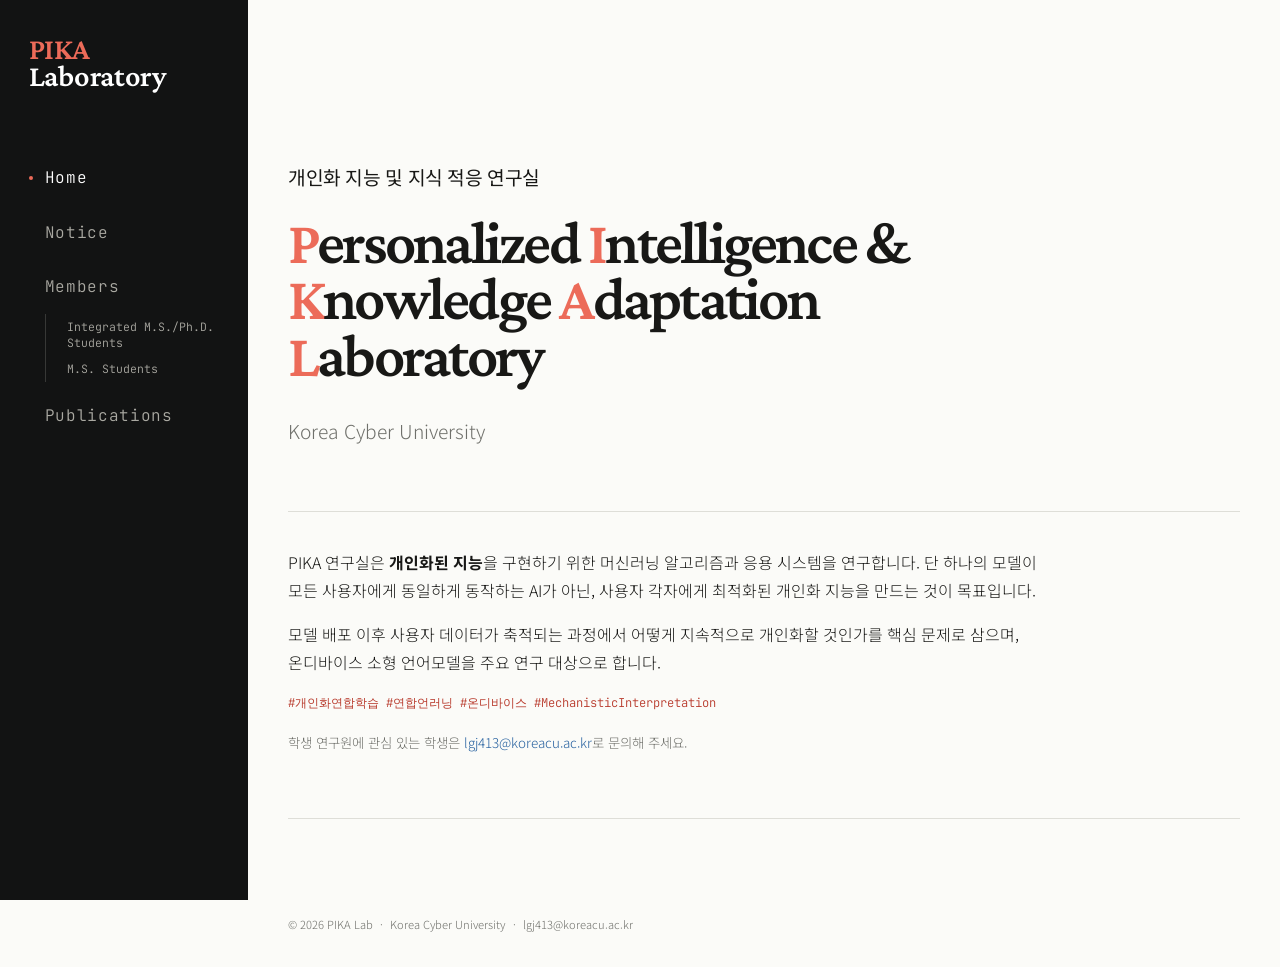
<file: index.html>
<!DOCTYPE html>
<html lang="ko">
<head>
  <meta charset="UTF-8">
  <meta name="viewport" content="width=device-width, initial-scale=1.0">
  <meta name="description" content="고려사이버대학교 개인화 지능 및 지식 적응 연구실">
  <title>PIKA Lab | 이규정 교수 · 고려사이버대학교</title>
  <link rel="preconnect" href="https://fonts.googleapis.com">
  <link rel="preconnect" href="https://fonts.gstatic.com" crossorigin>
  <link href="https://fonts.googleapis.com/css2?family=Crimson+Pro:wght@400;500;600&family=JetBrains+Mono:wght@400;500&family=Noto+Sans+KR:wght@300;400;500&display=swap" rel="stylesheet">
  <link rel="stylesheet" href="/assets/css/style.css">
</head>
<body>
  <button class="menu-button" type="button" aria-label="메뉴 열기" aria-expanded="false">☰</button>
  <div class="nav-scrim" aria-hidden="true"></div>
  <aside class="sidebar">
    <div>
      <a class="brand" href="/"><span class="brand-mark">PIKA</span><span>Laboratory</span></a>
    </div>
    <nav class="site-nav" aria-label="주요 메뉴">
      <ul>
        <li><a href="/" aria-current="page">Home</a></li>
        <li><a href="/notice/">Notice</a></li>
        <li><a href="/members/">Members</a><ul class="subnav"><li><a href="/members/integrated-m-s-ph-d-students/">Integrated M.S./Ph.D. Students</a></li><li><a href="/members/m-s-students/">M.S. Students</a></li></ul></li>
        <li><a href="/publications/">Publications</a></li>
      </ul>
    </nav>
  </aside>
  <div class="page-shell">
    <main class="page-content">
      <section class="home-hero">
        <div class="hero-inner">
          <p class="hero-ko">개인화 지능 및 지식 적응 연구실</p>
          <h1 class="hero-title"><span><span class="accent">P</span>ersonalized <span class="accent">I</span>ntelligence &amp;</span><span><span class="accent">K</span>nowledge <span class="accent">A</span>daptation</span><span><span class="accent">L</span>aboratory</span></h1>
          <p class="hero-univ">Korea Cyber University</p>
        </div>
      </section>
      <section class="home-intro">
        <div class="lead">
          <p>PIKA 연구실은 <strong>개인화된 지능</strong>을 구현하기 위한 머신러닝 알고리즘과 응용 시스템을 연구합니다. 단 하나의 모델이 모든 사용자에게 동일하게 동작하는 AI가 아닌, 사용자 각자에게 최적화된 개인화 지능을 만드는 것이 목표입니다.</p>
          <p>모델 배포 이후 사용자 데이터가 축적되는 과정에서 어떻게 지속적으로 개인화할 것인가를 핵심 문제로 삼으며,<br>온디바이스 소형 언어모델을 주요 연구 대상으로 합니다.</p>
          <p class="home-tags">#개인화연합학습 #연합언러닝 #온디바이스 #MechanisticInterpretation</p>
          <p class="home-recruiting">학생 연구원에 관심 있는 학생은 <a href="mailto:lgj413@koreacu.ac.kr">lgj413@koreacu.ac.kr</a>로 문의해 주세요.</p>
        </div>
      </section>
    </main>
    <footer class="site-footer"><span>© 2026 PIKA Lab</span><span aria-hidden="true">·</span><span>Korea Cyber University</span><span aria-hidden="true">·</span><a href="mailto:lgj413@koreacu.ac.kr">lgj413@koreacu.ac.kr</a></footer>
  </div>
  <script src="/assets/js/site.js"></script>
</body>
</html>
</file>
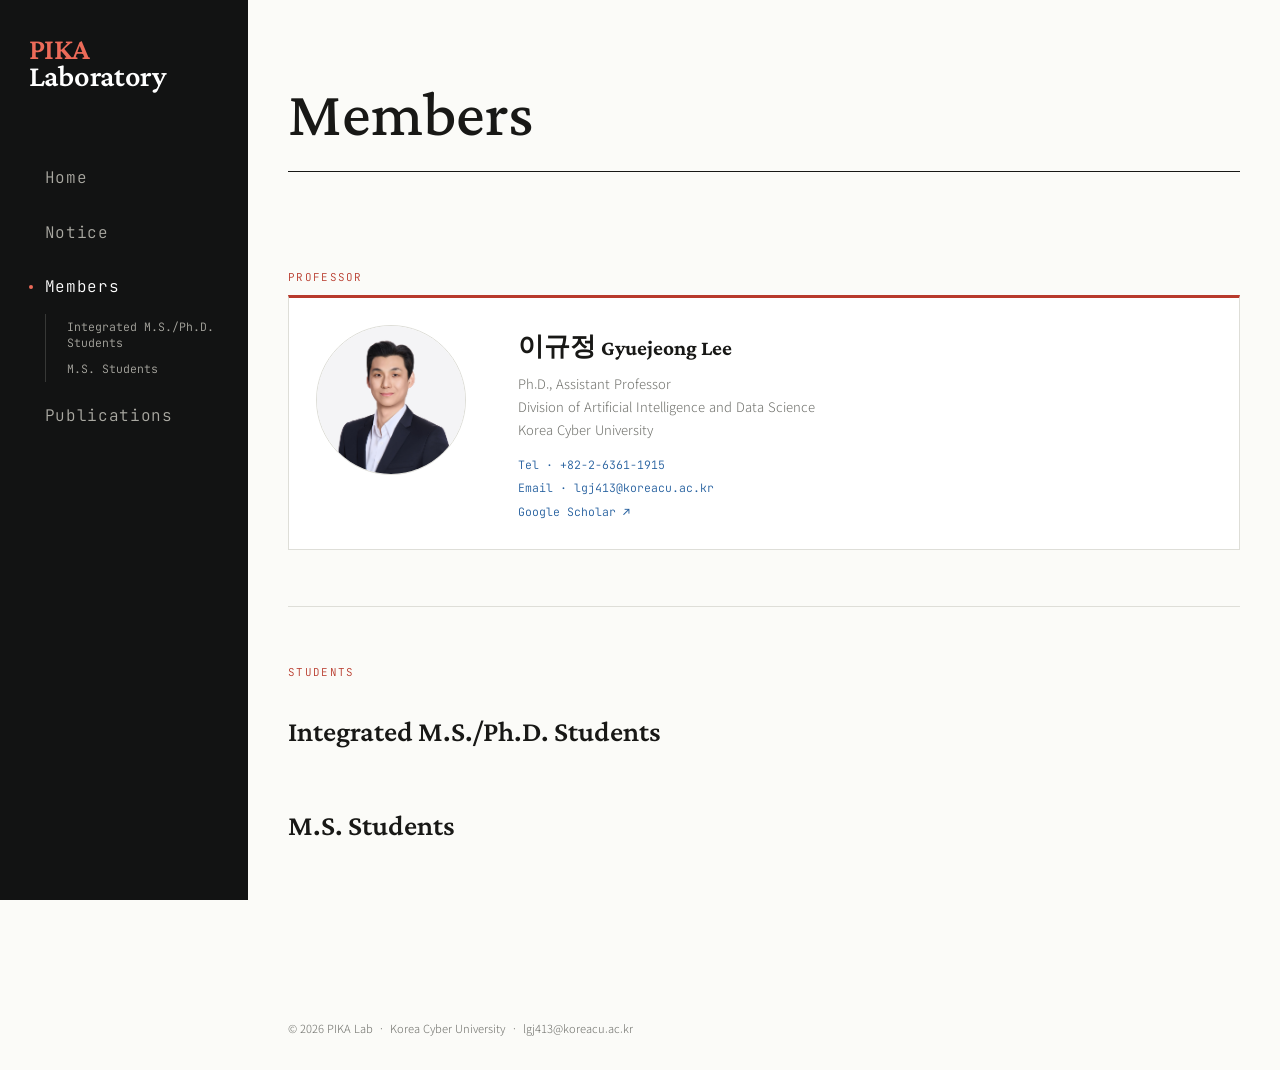
<file: members/index.html>
<!DOCTYPE html>
<html lang="ko">
<head>
  <meta charset="UTF-8"><meta name="viewport" content="width=device-width, initial-scale=1.0">
  <meta name="description" content="PIKA Lab 구성원"><title>Members · PIKA Lab</title>
  <link rel="preconnect" href="https://fonts.googleapis.com"><link rel="preconnect" href="https://fonts.gstatic.com" crossorigin>
  <link href="https://fonts.googleapis.com/css2?family=Crimson+Pro:wght@400;500;600&family=JetBrains+Mono:wght@400;500&family=Noto+Sans+KR:wght@300;400;500&display=swap" rel="stylesheet"><link rel="stylesheet" href="/assets/css/style.css">
</head>
<body>
  <button class="menu-button" type="button" aria-label="메뉴 열기" aria-expanded="false">☰</button><div class="nav-scrim" aria-hidden="true"></div>
  <aside class="sidebar"><div><a class="brand" href="/"><span class="brand-mark">PIKA</span><span>Laboratory</span></a></div><nav class="site-nav" aria-label="주요 메뉴"><ul><li><a href="/">Home</a></li><li><a href="/notice/">Notice</a></li><li><a href="/members/" aria-current="page">Members</a><ul class="subnav"><li><a href="/members/integrated-m-s-ph-d-students/">Integrated M.S./Ph.D. Students</a></li><li><a href="/members/m-s-students/">M.S. Students</a></li></ul></li><li><a href="/publications/">Publications</a></li></ul></nav></aside>
  <div class="page-shell"><main class="page-content">
    <header class="page-header"><h1>Members</h1></header>
    <div class="page-rule" aria-hidden="true"></div>
    <section class="section" aria-labelledby="professor-title"><p class="eyebrow">Professor</p><article class="professor-card"><img class="professor-photo" src="/assets/Prof.jpeg" alt="이규정 교수"><div><h2 id="professor-title" class="professor-name">이규정 <small>Gyuejeong Lee</small></h2><p class="professor-role">Ph.D., Assistant Professor<br>Division of Artificial Intelligence and Data Science<br>Korea Cyber University</p><div class="contact-list"><a href="tel:+82-2-6361-1915">Tel · +82-2-6361-1915</a><a href="mailto:lgj413@koreacu.ac.kr">Email · lgj413@koreacu.ac.kr</a><a href="https://scholar.google.com/citations?user=N2N5IMoAAAAJ&amp;hl=ko" target="_blank" rel="noopener noreferrer">Google Scholar ↗</a></div></div></article></section>
    <section class="section" aria-labelledby="students-title"><p id="students-title" class="eyebrow">Students</p><div class="member-category-list">
      <a class="member-category-link" href="/members/integrated-m-s-ph-d-students/">Integrated M.S./Ph.D. Students</a>
      <a class="member-category-link" href="/members/m-s-students/">M.S. Students</a>
    </div></section>
  </main><footer class="site-footer"><span>© 2026 PIKA Lab</span><span aria-hidden="true">·</span><span>Korea Cyber University</span><span aria-hidden="true">·</span><a href="mailto:lgj413@koreacu.ac.kr">lgj413@koreacu.ac.kr</a></footer></div>
  <script src="/assets/js/site.js"></script>
</body>
</html>
</file>
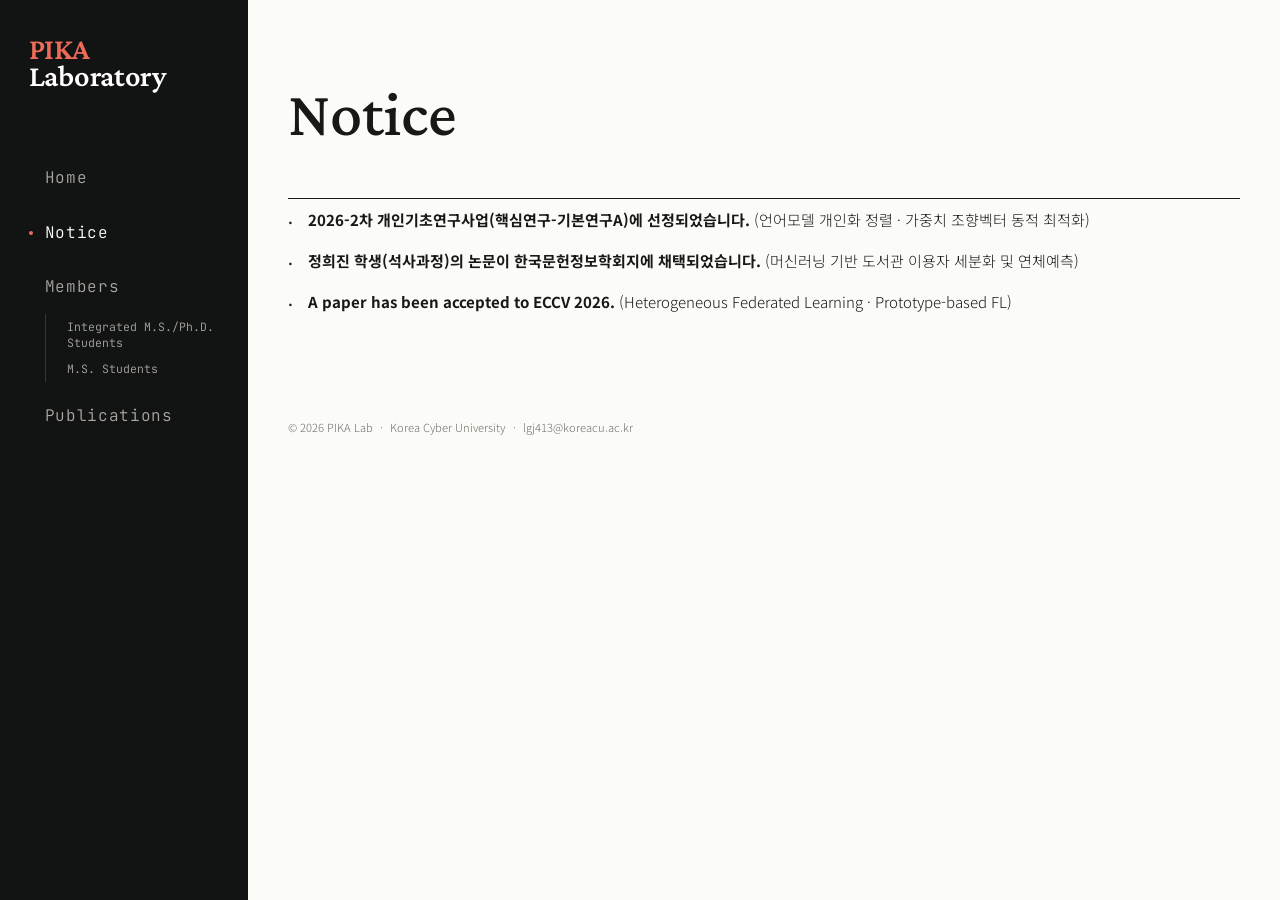
<file: notice/index.html>
<!DOCTYPE html>
<html lang="ko">
<head>
  <meta charset="UTF-8"><meta name="viewport" content="width=device-width, initial-scale=1.0">
  <meta name="description" content="PIKA Lab 공지사항"><title>Notice · PIKA Lab</title>
  <link rel="preconnect" href="https://fonts.googleapis.com"><link rel="preconnect" href="https://fonts.gstatic.com" crossorigin>
  <link href="https://fonts.googleapis.com/css2?family=Crimson+Pro:wght@400;500;600&family=JetBrains+Mono:wght@400;500&family=Noto+Sans+KR:wght@300;400;500&display=swap" rel="stylesheet"><link rel="stylesheet" href="/assets/css/style.css">
</head>
<body>
  <button class="menu-button" type="button" aria-label="메뉴 열기" aria-expanded="false">☰</button><div class="nav-scrim" aria-hidden="true"></div>
  <aside class="sidebar"><div><a class="brand" href="/"><span class="brand-mark">PIKA</span><span>Laboratory</span></a></div><nav class="site-nav" aria-label="주요 메뉴"><ul><li><a href="/">Home</a></li><li><a href="/notice/" aria-current="page">Notice</a></li><li><a href="/members/">Members</a><ul class="subnav"><li><a href="/members/integrated-m-s-ph-d-students/">Integrated M.S./Ph.D. Students</a></li><li><a href="/members/m-s-students/">M.S. Students</a></li></ul></li><li><a href="/publications/">Publications</a></li></ul></nav></aside>
  <div class="page-shell"><main class="page-content">
    <header class="page-header"><h1>Notice</h1></header>
    <div class="notice-list">
      <article class="notice-item"><p><strong>2026-2차 개인기초연구사업(핵심연구-기본연구A)에 선정되었습니다.</strong> (언어모델 개인화 정렬 · 가중치 조향벡터 동적 최적화)</p></article>
      <article class="notice-item"><p><strong>정희진 학생(석사과정)의 논문이 한국문헌정보학회지에 채택되었습니다.</strong> (머신러닝 기반 도서관 이용자 세분화 및 연체예측)</p></article>
      <article class="notice-item"><p><strong>A paper has been accepted to ECCV 2026.</strong> (Heterogeneous Federated Learning · Prototype-based FL)</p></article>
    </div>
  </main><footer class="site-footer"><span>© 2026 PIKA Lab</span><span aria-hidden="true">·</span><span>Korea Cyber University</span><span aria-hidden="true">·</span><a href="mailto:lgj413@koreacu.ac.kr">lgj413@koreacu.ac.kr</a></footer></div>
  <script src="/assets/js/site.js"></script>
</body>
</html>
</file>
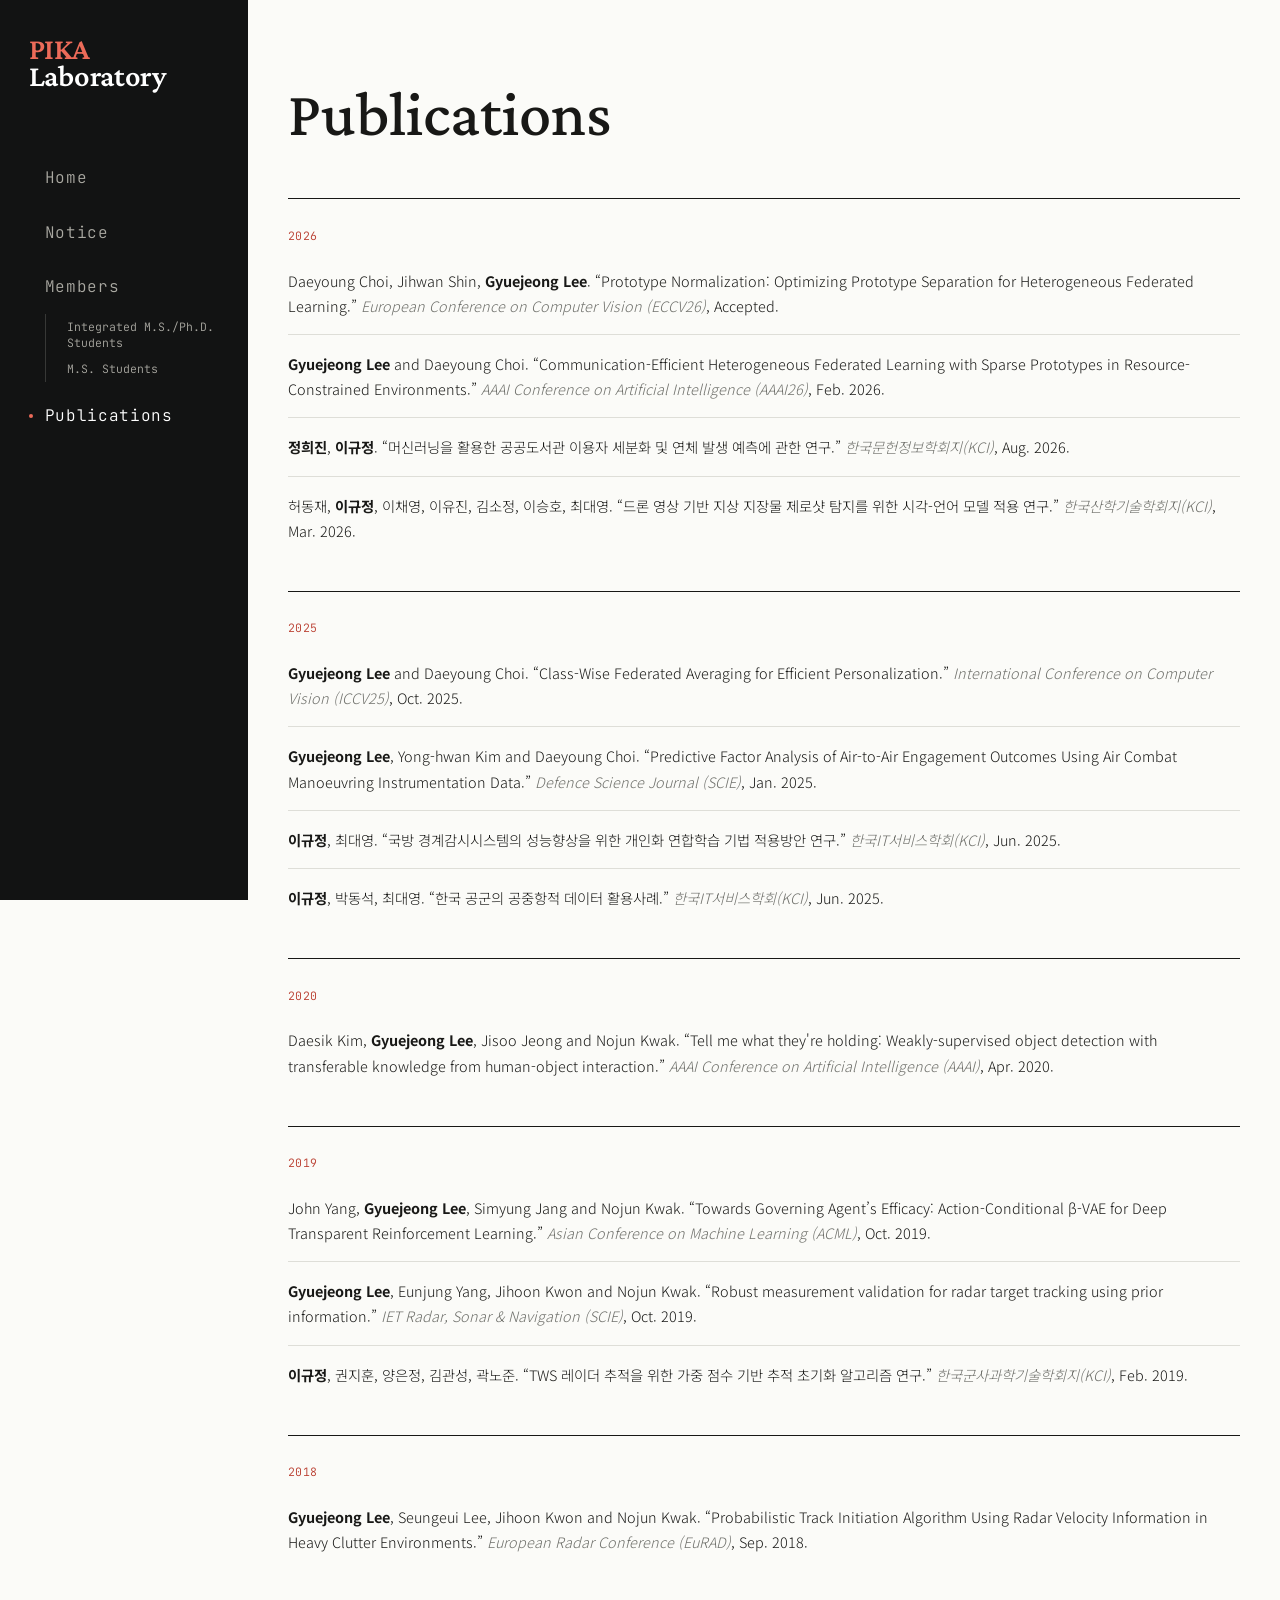
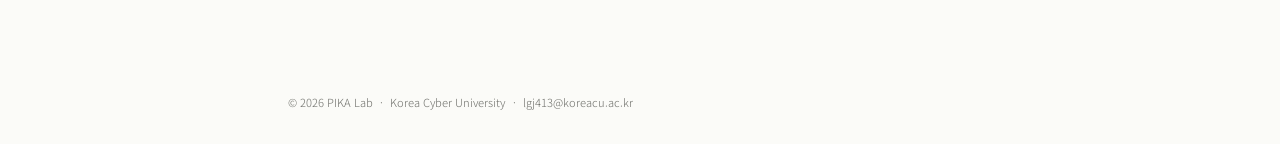
<file: publications/index.html>
<!DOCTYPE html>
<html lang="ko">
<head>
  <meta charset="UTF-8"><meta name="viewport" content="width=device-width, initial-scale=1.0">
  <meta name="description" content="PIKA Lab 논문 및 프로젝트"><title>Publications · PIKA Lab</title>
  <link rel="preconnect" href="https://fonts.googleapis.com"><link rel="preconnect" href="https://fonts.gstatic.com" crossorigin>
  <link href="https://fonts.googleapis.com/css2?family=Crimson+Pro:wght@400;500;600&family=JetBrains+Mono:wght@400;500&family=Noto+Sans+KR:wght@300;400;500&display=swap" rel="stylesheet"><link rel="stylesheet" href="/assets/css/style.css">
</head>
<body>
  <button class="menu-button" type="button" aria-label="메뉴 열기" aria-expanded="false">☰</button><div class="nav-scrim" aria-hidden="true"></div>
  <aside class="sidebar"><div><a class="brand" href="/"><span class="brand-mark">PIKA</span><span>Laboratory</span></a></div><nav class="site-nav" aria-label="주요 메뉴"><ul><li><a href="/">Home</a></li><li><a href="/notice/">Notice</a></li><li><a href="/members/">Members</a><ul class="subnav"><li><a href="/members/integrated-m-s-ph-d-students/">Integrated M.S./Ph.D. Students</a></li><li><a href="/members/m-s-students/">M.S. Students</a></li></ul></li><li><a href="/publications/" aria-current="page">Publications</a></li></ul></nav></aside>
  <div class="page-shell"><main class="page-content">
    <header class="page-header"><h1>Publications</h1></header>

    <section class="publication-section" aria-labelledby="papers-2026"><div class="publication-section-header"><div id="papers-2026" class="publication-label">2026</div></div><div class="publication-list">
      <article class="publication-item">Daeyoung Choi, Jihwan Shin, <strong>Gyuejeong Lee</strong>. “Prototype Normalization: Optimizing Prototype Separation for Heterogeneous Federated Learning.” <em>European Conference on Computer Vision (ECCV26)</em>, Accepted.</article>
      <article class="publication-item"><strong>Gyuejeong Lee</strong> and Daeyoung Choi. “Communication-Efficient Heterogeneous Federated Learning with Sparse Prototypes in Resource-Constrained Environments.” <em>AAAI Conference on Artificial Intelligence (AAAI26)</em>, Feb. 2026.</article>
      <article class="publication-item"><strong>정희진</strong>, <strong>이규정</strong>. “머신러닝을 활용한 공공도서관 이용자 세분화 및 연체 발생 예측에 관한 연구.” <em>한국문헌정보학회지(KCI)</em>, Aug. 2026.</article>
      <article class="publication-item">허동재, <strong>이규정</strong>, 이채영, 이유진, 김소정, 이승호, 최대영. “드론 영상 기반 지상 지장물 제로샷 탐지를 위한 시각-언어 모델 적용 연구.” <em>한국산학기술학회지(KCI)</em>, Mar. 2026.</article>
    </div></section>

    <section class="publication-section" aria-labelledby="papers-2025"><div class="publication-section-header"><div id="papers-2025" class="publication-label">2025</div></div><div class="publication-list">
      <article class="publication-item"><strong>Gyuejeong Lee</strong> and Daeyoung Choi. “Class-Wise Federated Averaging for Efficient Personalization.” <em>International Conference on Computer Vision (ICCV25)</em>, Oct. 2025.</article>
      <article class="publication-item"><strong>Gyuejeong Lee</strong>, Yong-hwan Kim and Daeyoung Choi. “Predictive Factor Analysis of Air-to-Air Engagement Outcomes Using Air Combat Manoeuvring Instrumentation Data.” <em>Defence Science Journal (SCIE)</em>, Jan. 2025.</article>
      <article class="publication-item"><strong>이규정</strong>, 최대영. “국방 경계감시시스템의 성능향상을 위한 개인화 연합학습 기법 적용방안 연구.” <em>한국IT서비스학회(KCI)</em>, Jun. 2025.</article>
      <article class="publication-item"><strong>이규정</strong>, 박동석, 최대영. “한국 공군의 공중항적 데이터 활용사례.” <em>한국IT서비스학회(KCI)</em>, Jun. 2025.</article>
    </div></section>

    <section class="publication-section" aria-labelledby="papers-2020"><div class="publication-section-header"><div id="papers-2020" class="publication-label">2020</div></div><div class="publication-list">
      <article class="publication-item">Daesik Kim, <strong>Gyuejeong Lee</strong>, Jisoo Jeong and Nojun Kwak. “Tell me what they're holding: Weakly-supervised object detection with transferable knowledge from human-object interaction.” <em>AAAI Conference on Artificial Intelligence (AAAI)</em>, Apr. 2020.</article>
    </div></section>

    <section class="publication-section" aria-labelledby="papers-2019"><div class="publication-section-header"><div id="papers-2019" class="publication-label">2019</div></div><div class="publication-list">
      <article class="publication-item">John Yang, <strong>Gyuejeong Lee</strong>, Simyung Jang and Nojun Kwak. “Towards Governing Agent’s Efficacy: Action-Conditional β-VAE for Deep Transparent Reinforcement Learning.” <em>Asian Conference on Machine Learning (ACML)</em>, Oct. 2019.</article>
      <article class="publication-item"><strong>Gyuejeong Lee</strong>, Eunjung Yang, Jihoon Kwon and Nojun Kwak. “Robust measurement validation for radar target tracking using prior information.” <em>IET Radar, Sonar &amp; Navigation (SCIE)</em>, Oct. 2019.</article>
      <article class="publication-item"><strong>이규정</strong>, 권지훈, 양은정, 김관성, 곽노준. “TWS 레이더 추적을 위한 가중 점수 기반 추적 초기화 알고리즘 연구.” <em>한국군사과학기술학회지(KCI)</em>, Feb. 2019.</article>
    </div></section>

    <section class="publication-section" aria-labelledby="papers-2018"><div class="publication-section-header"><div id="papers-2018" class="publication-label">2018</div></div><div class="publication-list">
      <article class="publication-item"><strong>Gyuejeong Lee</strong>, Seungeui Lee, Jihoon Kwon and Nojun Kwak. “Probabilistic Track Initiation Algorithm Using Radar Velocity Information in Heavy Clutter Environments.” <em>European Radar Conference (EuRAD)</em>, Sep. 2018.</article>
    </div></section>

  </main><footer class="site-footer"><span>© 2026 PIKA Lab</span><span aria-hidden="true">·</span><span>Korea Cyber University</span><span aria-hidden="true">·</span><a href="mailto:lgj413@koreacu.ac.kr">lgj413@koreacu.ac.kr</a></footer></div>
  <script src="/assets/js/site.js"></script>
</body>
</html>
</file>
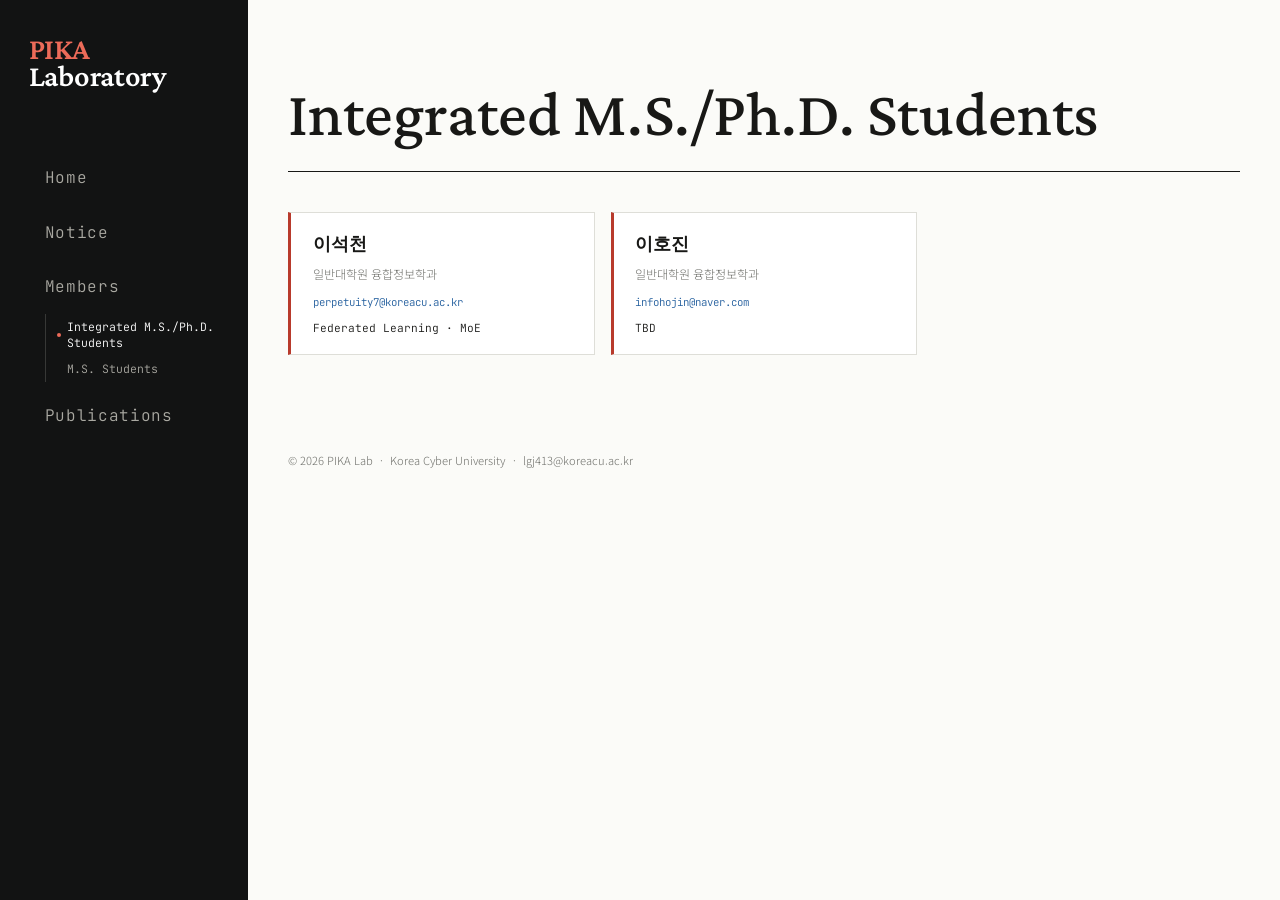
<file: members/integrated-m-s-ph-d-students/index.html>
<!DOCTYPE html>
<html lang="ko">
<head>
  <meta charset="UTF-8"><meta name="viewport" content="width=device-width, initial-scale=1.0">
  <meta name="description" content="PIKA Lab 석박사통합과정 구성원"><title>Integrated M.S./Ph.D. Students · PIKA Lab</title>
  <link rel="preconnect" href="https://fonts.googleapis.com"><link rel="preconnect" href="https://fonts.gstatic.com" crossorigin>
  <link href="https://fonts.googleapis.com/css2?family=Crimson+Pro:wght@400;500;600&family=JetBrains+Mono:wght@400;500&family=Noto+Sans+KR:wght@300;400;500&display=swap" rel="stylesheet"><link rel="stylesheet" href="/assets/css/style.css">
</head>
<body>
  <button class="menu-button" type="button" aria-label="메뉴 열기" aria-expanded="false">☰</button><div class="nav-scrim" aria-hidden="true"></div>
  <aside class="sidebar"><div><a class="brand" href="/"><span class="brand-mark">PIKA</span><span>Laboratory</span></a></div><nav class="site-nav" aria-label="주요 메뉴"><ul><li><a href="/">Home</a></li><li><a href="/notice/">Notice</a></li><li><a href="/members/">Members</a><ul class="subnav"><li><a href="/members/integrated-m-s-ph-d-students/" aria-current="page">Integrated M.S./Ph.D. Students</a></li><li><a href="/members/m-s-students/">M.S. Students</a></li></ul></li><li><a href="/publications/">Publications</a></li></ul></nav></aside>
  <div class="page-shell"><main class="page-content">
    <header class="page-header"><h1>Integrated M.S./Ph.D. Students</h1></header>
    <div class="page-rule" aria-hidden="true"></div>
    <div class="members-grid">
      <article class="member-card"><h2 class="member-name">이석천</h2><div class="member-dept">일반대학원 융합정보학과</div><a class="member-email" href="mailto:perpetuity7@koreacu.ac.kr">perpetuity7@koreacu.ac.kr</a><div class="member-topic">Federated Learning · MoE</div></article>
      <article class="member-card"><h2 class="member-name">이호진</h2><div class="member-dept">일반대학원 융합정보학과</div><a class="member-email" href="mailto:infohojin@naver.com">infohojin@naver.com</a><div class="member-topic">TBD</div></article>
    </div>
  </main><footer class="site-footer"><span>© 2026 PIKA Lab</span><span aria-hidden="true">·</span><span>Korea Cyber University</span><span aria-hidden="true">·</span><a href="mailto:lgj413@koreacu.ac.kr">lgj413@koreacu.ac.kr</a></footer></div>
  <script src="/assets/js/site.js"></script>
</body>
</html>
</file>
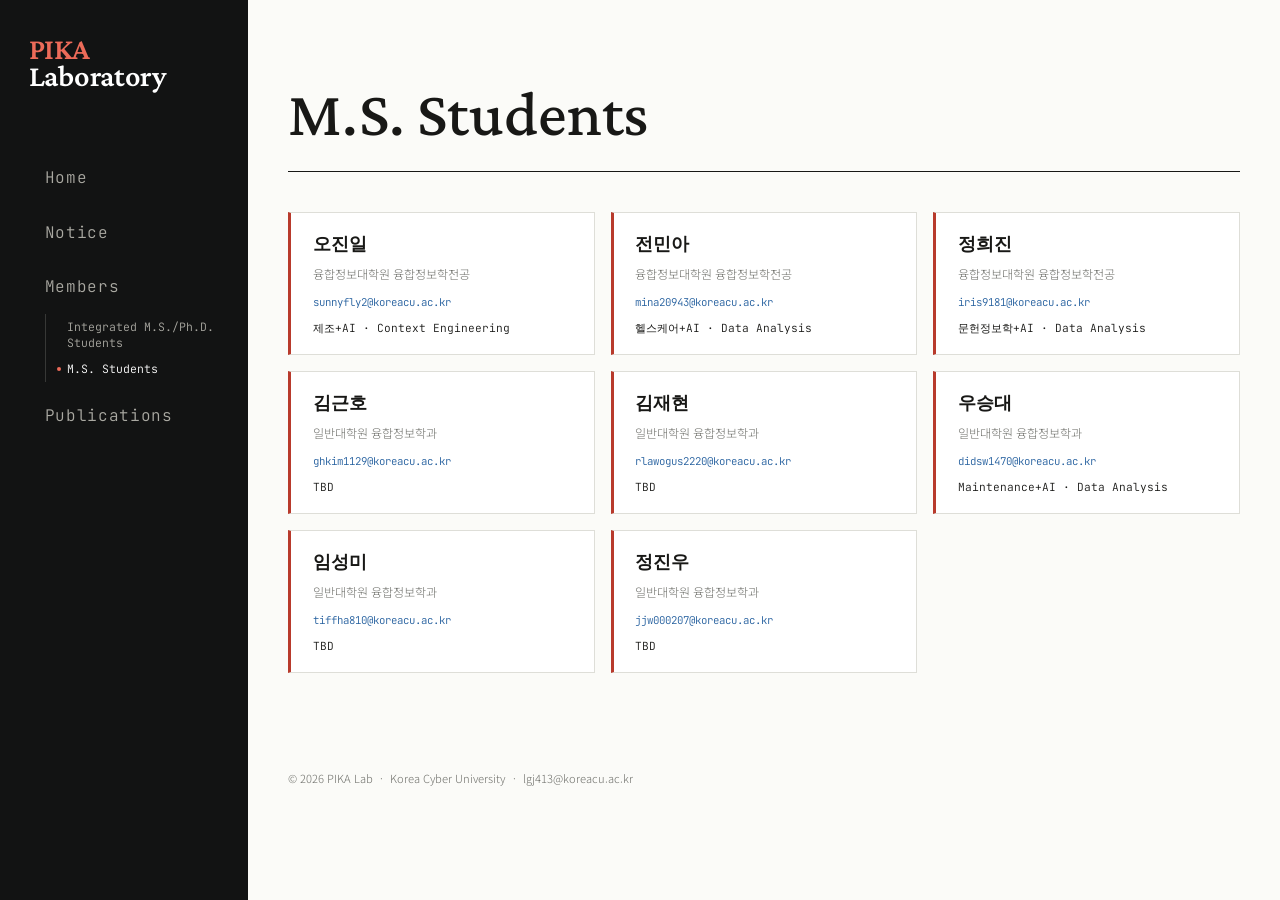
<file: members/m-s-students/index.html>
<!DOCTYPE html>
<html lang="ko">
<head>
  <meta charset="UTF-8"><meta name="viewport" content="width=device-width, initial-scale=1.0">
  <meta name="description" content="PIKA Lab 석사과정 구성원"><title>M.S. Students · PIKA Lab</title>
  <link rel="preconnect" href="https://fonts.googleapis.com"><link rel="preconnect" href="https://fonts.gstatic.com" crossorigin>
  <link href="https://fonts.googleapis.com/css2?family=Crimson+Pro:wght@400;500;600&family=JetBrains+Mono:wght@400;500&family=Noto+Sans+KR:wght@300;400;500&display=swap" rel="stylesheet"><link rel="stylesheet" href="/assets/css/style.css">
</head>
<body>
  <button class="menu-button" type="button" aria-label="메뉴 열기" aria-expanded="false">☰</button><div class="nav-scrim" aria-hidden="true"></div>
  <aside class="sidebar"><div><a class="brand" href="/"><span class="brand-mark">PIKA</span><span>Laboratory</span></a></div><nav class="site-nav" aria-label="주요 메뉴"><ul><li><a href="/">Home</a></li><li><a href="/notice/">Notice</a></li><li><a href="/members/">Members</a><ul class="subnav"><li><a href="/members/integrated-m-s-ph-d-students/">Integrated M.S./Ph.D. Students</a></li><li><a href="/members/m-s-students/" aria-current="page">M.S. Students</a></li></ul></li><li><a href="/publications/">Publications</a></li></ul></nav></aside>
  <div class="page-shell"><main class="page-content">
    <header class="page-header"><h1>M.S. Students</h1></header>
    <div class="page-rule" aria-hidden="true"></div>
    <div class="members-grid">
      <article class="member-card"><h2 class="member-name">오진일</h2><div class="member-dept">융합정보대학원 융합정보학전공</div><a class="member-email" href="mailto:sunnyfly2@koreacu.ac.kr">sunnyfly2@koreacu.ac.kr</a><div class="member-topic">제조+AI · Context Engineering</div></article>
      <article class="member-card"><h2 class="member-name">전민아</h2><div class="member-dept">융합정보대학원 융합정보학전공</div><a class="member-email" href="mailto:mina20943@koreacu.ac.kr">mina20943@koreacu.ac.kr</a><div class="member-topic">헬스케어+AI · Data Analysis</div></article>
      <article class="member-card"><h2 class="member-name">정희진</h2><div class="member-dept">융합정보대학원 융합정보학전공</div><a class="member-email" href="mailto:iris9181@koreacu.ac.kr">iris9181@koreacu.ac.kr</a><div class="member-topic">문헌정보학+AI · Data Analysis</div></article>
      <article class="member-card"><h2 class="member-name">김근호</h2><div class="member-dept">일반대학원 융합정보학과</div><a class="member-email" href="mailto:ghkim1129@koreacu.ac.kr">ghkim1129@koreacu.ac.kr</a><div class="member-topic">TBD</div></article>
      <article class="member-card"><h2 class="member-name">김재현</h2><div class="member-dept">일반대학원 융합정보학과</div><a class="member-email" href="mailto:rlawogus2220@koreacu.ac.kr">rlawogus2220@koreacu.ac.kr</a><div class="member-topic">TBD</div></article>
      <article class="member-card"><h2 class="member-name">우승대</h2><div class="member-dept">일반대학원 융합정보학과</div><a class="member-email" href="mailto:didsw1470@koreacu.ac.kr">didsw1470@koreacu.ac.kr</a><div class="member-topic">Maintenance+AI · Data Analysis</div></article>
      <article class="member-card"><h2 class="member-name">임성미</h2><div class="member-dept">일반대학원 융합정보학과</div><a class="member-email" href="mailto:tiffha810@koreacu.ac.kr">tiffha810@koreacu.ac.kr</a><div class="member-topic">TBD</div></article>
      <article class="member-card"><h2 class="member-name">정진우</h2><div class="member-dept">일반대학원 융합정보학과</div><a class="member-email" href="mailto:jjw000207@koreacu.ac.kr">jjw000207@koreacu.ac.kr</a><div class="member-topic">TBD</div></article>
    </div>
  </main><footer class="site-footer"><span>© 2026 PIKA Lab</span><span aria-hidden="true">·</span><span>Korea Cyber University</span><span aria-hidden="true">·</span><a href="mailto:lgj413@koreacu.ac.kr">lgj413@koreacu.ac.kr</a></footer></div>
  <script src="/assets/js/site.js"></script>
</body>
</html>
</file>
<file: assets/css/style.css>
:root {
  --sidebar: 248px;
  --page-width: 980px;
  --ink: #181816;
  --muted: #6f706b;
  --line: #deded8;
  --paper: #fbfbf8;
  --surface: #ffffff;
  --nav: #121313;
  --nav-muted: #aaa9a2;
  --accent: #b83a2c;
  --link: #245f9e;
  --serif: "Crimson Pro", Georgia, serif;
  --sans: "Noto Sans KR", Arial, sans-serif;
  --mono: "JetBrains Mono", monospace;
}

* { box-sizing: border-box; }
html { scroll-behavior: smooth; }
body {
  margin: 0;
  color: var(--ink);
  background: var(--paper);
  font-family: var(--sans);
  font-weight: 300;
  line-height: 1.75;
}
a { color: var(--link); text-decoration: none; }
a:hover { text-decoration: underline; }

.sidebar {
  position: fixed;
  inset: 0 auto 0 0;
  z-index: 20;
  width: var(--sidebar);
  padding: 2.25rem 1.8rem 1.7rem;
  display: flex;
  flex-direction: column;
  background: var(--nav);
  color: #fff;
}
.brand {
  color: #fff;
  font-family: var(--serif);
  font-size: 1.9rem;
  font-weight: 600;
  letter-spacing: -.01em;
  line-height: .9;
}
.brand:hover { text-decoration: none; }
.brand span { display: block; }
.brand-mark { color: #ec6b59; }
.site-nav { margin-top: 4rem; }
.site-nav ul { margin: 0; padding: 0; list-style: none; }
.site-nav li + li { margin-top: .45rem; }
.site-nav a {
  position: relative;
  display: block;
  padding: .6rem 0 .6rem 1rem;
  color: var(--nav-muted);
  font-family: var(--mono);
  font-size: 1rem;
  letter-spacing: .04em;
}
.site-nav a::before {
  content: "";
  position: absolute;
  left: 0;
  top: 50%;
  width: 4px;
  height: 4px;
  border-radius: 50%;
  background: transparent;
  transform: translateY(-50%);
}
.site-nav a:hover,
.site-nav a[aria-current="page"] { color: #fff; text-decoration: none; }
.site-nav a[aria-current="page"]::before { background: #ec6b59; }
.site-nav .subnav {
  margin: .2rem 0 .65rem 1rem;
  padding-left: .7rem;
  border-left: 1px solid #373836;
}
.site-nav .subnav li + li { margin-top: 0; }
.site-nav .subnav a {
  padding: .34rem 0 .34rem .65rem;
  font-size: .72rem;
  line-height: 1.35;
  letter-spacing: 0;
}
.sidebar-meta {
  margin-top: auto;
  color: var(--nav-muted);
  font-size: .8rem;
  line-height: 1.7;
}
.sidebar-meta a { color: #d8d8d3; }

.menu-button {
  display: none;
  position: fixed;
  top: 1rem;
  left: 1rem;
  z-index: 40;
  width: 42px;
  height: 42px;
  border: 0;
  border-radius: 50%;
  background: var(--nav);
  color: #fff;
  font-size: 1.15rem;
  cursor: pointer;
}
.nav-scrim { display: none; }

.page-shell { margin-left: var(--sidebar); min-height: 100vh; }
.page-content {
  width: min(calc(100% - 5rem), var(--page-width));
  margin: 0 auto;
  padding: 5rem 0 4rem;
}
.page-header { margin-bottom: 3.2rem; }
.eyebrow {
  margin: 0 0 .5rem;
  color: var(--accent);
  font-family: var(--mono);
  font-size: .68rem;
  letter-spacing: .12em;
  text-transform: uppercase;
}
h1, h2, h3 { margin-top: 0; }
h1, h2 { font-family: var(--serif); }
h1 {
  margin-bottom: .5rem;
  font-size: clamp(2.3rem, 5vw, 4rem);
  font-weight: 500;
  line-height: 1.05;
}
.page-description { max-width: 650px; margin: 0; color: var(--muted); }

.home-hero {
  min-height: 48vh;
  display: flex;
  align-items: flex-start;
  padding-top: clamp(3rem, 9vh, 6rem);
  border-bottom: 1px solid var(--line);
}
.hero-inner { width: 100%; }
.hero-ko {
  margin: 0 0 1.2rem;
  font-size: clamp(1.05rem, 1.7vw, 1.2rem);
  font-weight: 400;
  letter-spacing: -.02em;
}
.hero-title {
  max-width: 760px;
  margin: 0;
  font-family: var(--serif);
  font-size: clamp(2.35rem, 4.8vw, 4.5rem);
  font-weight: 600;
  letter-spacing: -.045em;
  line-height: .92;
}
.hero-title span { display: block; }
.hero-title > span:first-child { white-space: nowrap; }
.hero-title .accent { display: inline; color: #ec6b59; }
.hero-univ {
  margin: 2rem 0 0;
  color: var(--muted);
  font-size: clamp(1.05rem, 1.7vw, 1.2rem);
  letter-spacing: 0;
}
.hero-univ a { color: var(--muted); }
.hero-contact-separator { margin: 0 .65rem; color: var(--line); }
.home-intro {
  padding: 2.25rem 0 3rem;
  border-bottom: 1px solid var(--line);
}
.home-intro h2 {
  margin-bottom: 1.25rem;
  font-size: 1.8rem;
  font-weight: 600;
}
.home-tags {
  margin: 1.6rem 0 0;
  color: var(--accent);
  font-family: var(--mono);
  font-size: .76rem;
  line-height: 1.9;
}
.home-recruiting {
  margin: .8rem 0 0;
  color: var(--muted);
  font-size: .84rem;
  line-height: 1.7;
}

.section { padding: 3.5rem 0; border-bottom: 1px solid var(--line); }
.section:last-child { border-bottom: 0; }
.section-heading {
  margin-bottom: 1.6rem;
  font-size: 1.8rem;
  font-weight: 600;
}
.lead { max-width: 760px; font-size: 1rem; }
.lead p { margin: 0 0 1rem; }
.research-grid {
  display: grid;
  grid-template-columns: repeat(2, minmax(0, 1fr));
  gap: 1rem;
}
.research-card,
.member-card,
.professor-card {
  background: var(--surface);
  border: 1px solid var(--line);
}
.research-card { padding: 1.45rem; border-top: 3px solid var(--accent); }
.research-card h3 { margin-bottom: .45rem; font-family: var(--serif); font-size: 1.16rem; }
.research-card p { margin: 0; color: var(--muted); font-size: .84rem; }
.tag {
  display: inline-block;
  margin-top: .7rem;
  color: var(--accent);
  font-family: var(--mono);
  font-size: .64rem;
}

.notice-list { border-top: 1px solid var(--ink); }
.notice-item {
  position: relative;
  display: block;
  padding: .55rem 0 .55rem 1.25rem;
}
.notice-item::before {
  content: "·";
  position: absolute;
  left: 0;
  font-weight: 500;
}
.notice-date, .publication-label {
  color: var(--accent);
  font-family: var(--mono);
  font-size: .72rem;
  letter-spacing: .04em;
}
.notice-item p { margin: 0; font-size: .94rem; line-height: 1.55; }

.page-rule { height: 1px; margin: -1.7rem 0 2.5rem; background: var(--ink); }

.professor-card {
  display: grid;
  grid-template-columns: 170px 1fr;
  gap: 2rem;
  padding: 1.7rem;
  border-top: 3px solid var(--accent);
}
.professor-photo {
  width: 150px;
  height: 150px;
  object-fit: cover;
  border-radius: 50%;
  border: 1px solid var(--line);
}
.professor-name { margin-bottom: .2rem; font-family: var(--serif); font-size: 1.6rem; }
.professor-role { margin: 0 0 .8rem; color: var(--muted); font-size: .82rem; }
.contact-list { display: grid; gap: .2rem; font-family: var(--mono); font-size: .72rem; }
.members-grid {
  display: grid;
  grid-template-columns: repeat(3, minmax(0, 1fr));
  gap: 1rem;
}
.member-card { padding: .95rem 1.35rem 1rem; border-left: 3px solid var(--accent); }
.member-name { margin: 0 0 .2rem; font-family: var(--serif); font-size: 1.15rem; }
.member-role, .member-dept { color: var(--muted); font-size: .76rem; }
.member-email {
  margin-top: .12rem;
  color: var(--link);
  font-family: var(--mono);
  font-size: .67rem;
  line-height: 1.45;
  overflow-wrap: anywhere;
}
.member-topic { margin-top: .35rem; font-family: var(--mono); font-size: .7rem; }
.recruiting {
  margin-top: 1.5rem;
  padding: 1.2rem 1.4rem;
  border: 1px dashed #b9b9b2;
  color: var(--muted);
  font-size: .84rem;
}
.member-category-list { display: grid; gap: .75rem; }
.member-category-link {
  display: block;
  padding: 1rem 0;
  color: var(--ink);
  font-family: var(--serif);
  font-size: 1.8rem;
  font-weight: 600;
}
.member-category-link:hover { color: var(--accent); text-decoration: none; }

.publication-section { padding: 1.65rem 0; border-top: 1px solid var(--ink); }
.publication-section + .publication-section { margin-top: .35rem; }
.publication-section-header {
  margin-bottom: .35rem;
}
.publication-list { margin-left: 0; }
.publication-item { padding: 1rem 0; border-bottom: 1px solid var(--line); font-size: .9rem; }
.publication-item:last-child { border-bottom: 0; }
.publication-item em { color: var(--muted); }

.site-footer {
  width: min(calc(100% - 5rem), var(--page-width));
  margin: 0 auto;
  padding: 2rem 0;
  color: var(--muted);
  font-size: .7rem;
  display: flex;
  align-items: center;
  flex-wrap: wrap;
  gap: .45rem;
}
.site-footer a { color: var(--muted); }

@media (max-width: 900px) {
  .menu-button { display: block; }
  .sidebar { transform: translateX(-100%); transition: transform .25s ease; }
  body.nav-open .sidebar { transform: translateX(0); }
  .nav-scrim {
    position: fixed;
    inset: 0;
    z-index: 15;
    background: rgba(0,0,0,.38);
  }
  body.nav-open .nav-scrim { display: block; }
  .page-shell { margin-left: 0; }
  .page-content { width: min(calc(100% - 2.5rem), var(--page-width)); padding-top: 5rem; }
  .site-footer { width: calc(100% - 2.5rem); }
}

@media (max-width: 640px) {
  .home-hero { min-height: 62vh; }
  .hero-title > span:first-child { white-space: normal; }
  .hero-univ { display: flex; flex-direction: column; gap: .2rem; }
  .hero-contact-separator { display: none; }
  .research-grid, .members-grid { grid-template-columns: 1fr; }
  .publication-list { margin-left: 0; }
  .professor-card { grid-template-columns: 1fr; }
  .professor-photo { width: 120px; height: 120px; }
}
</file>
